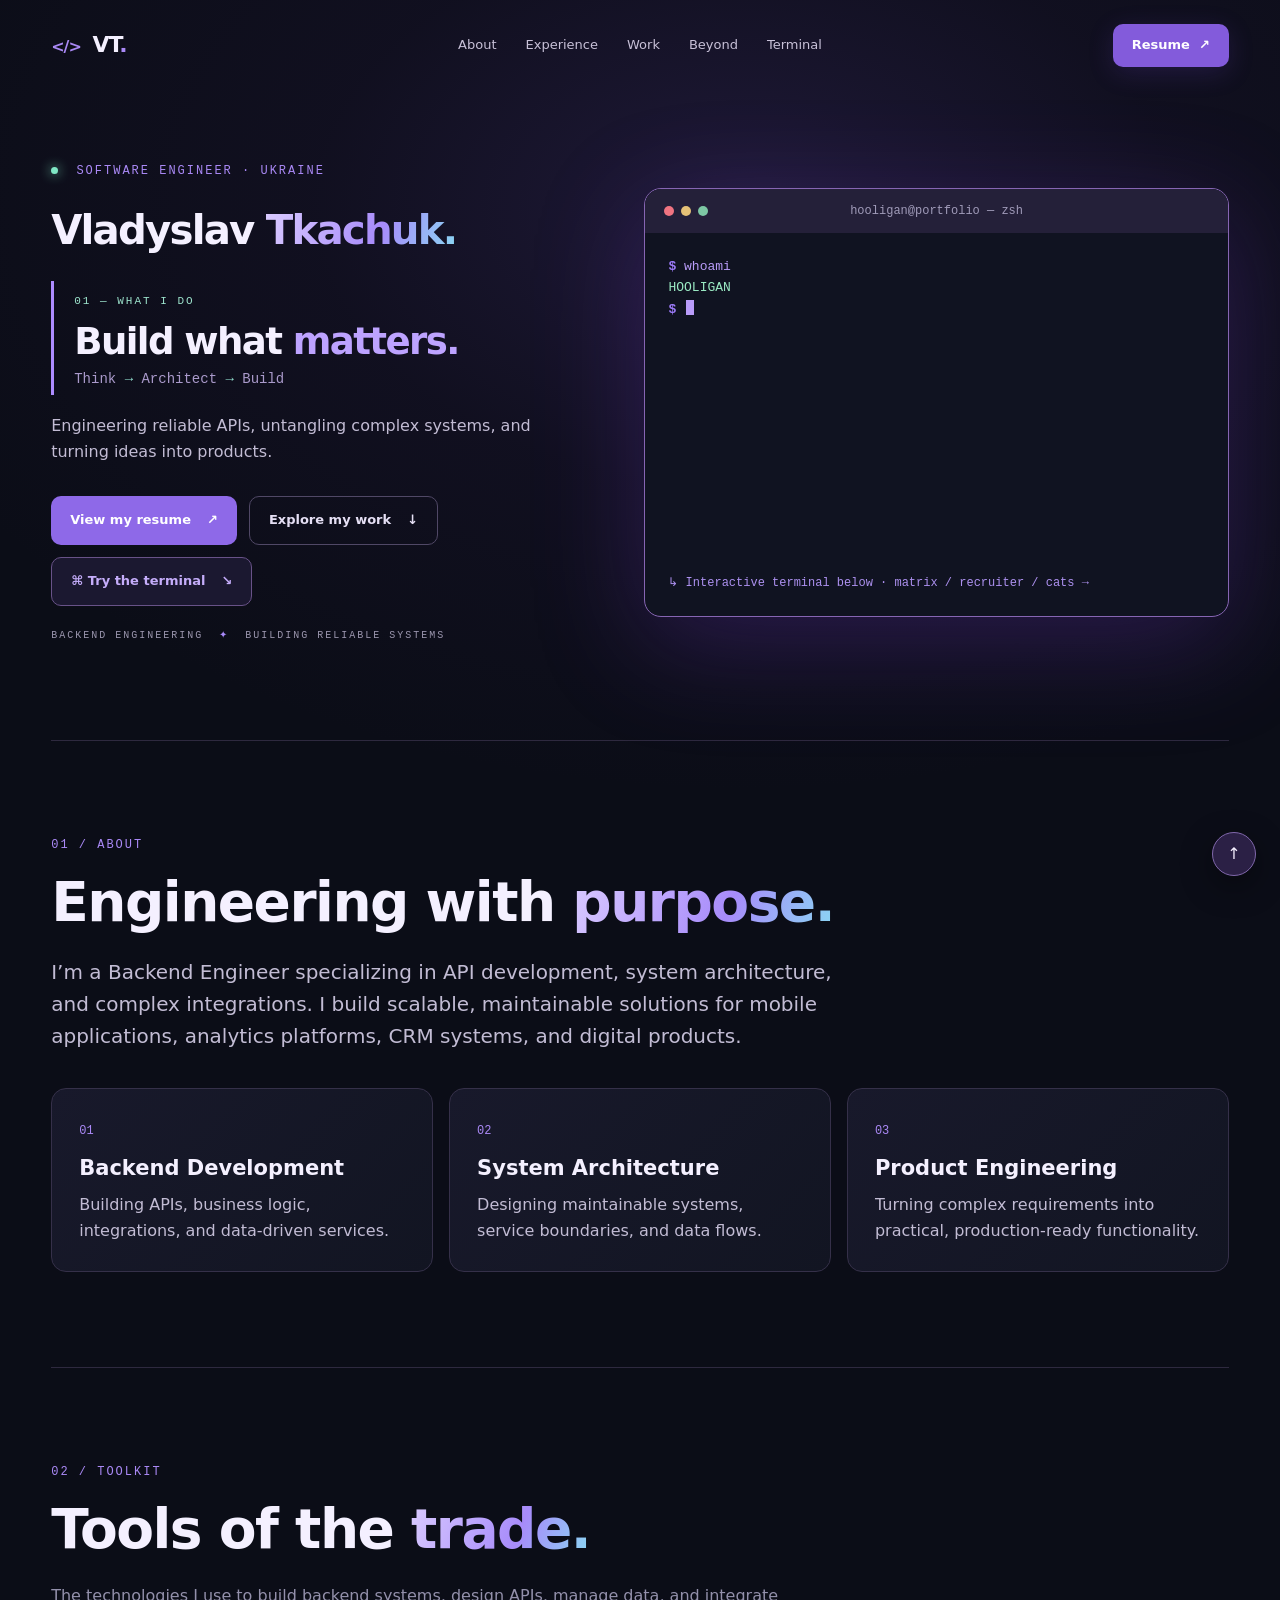
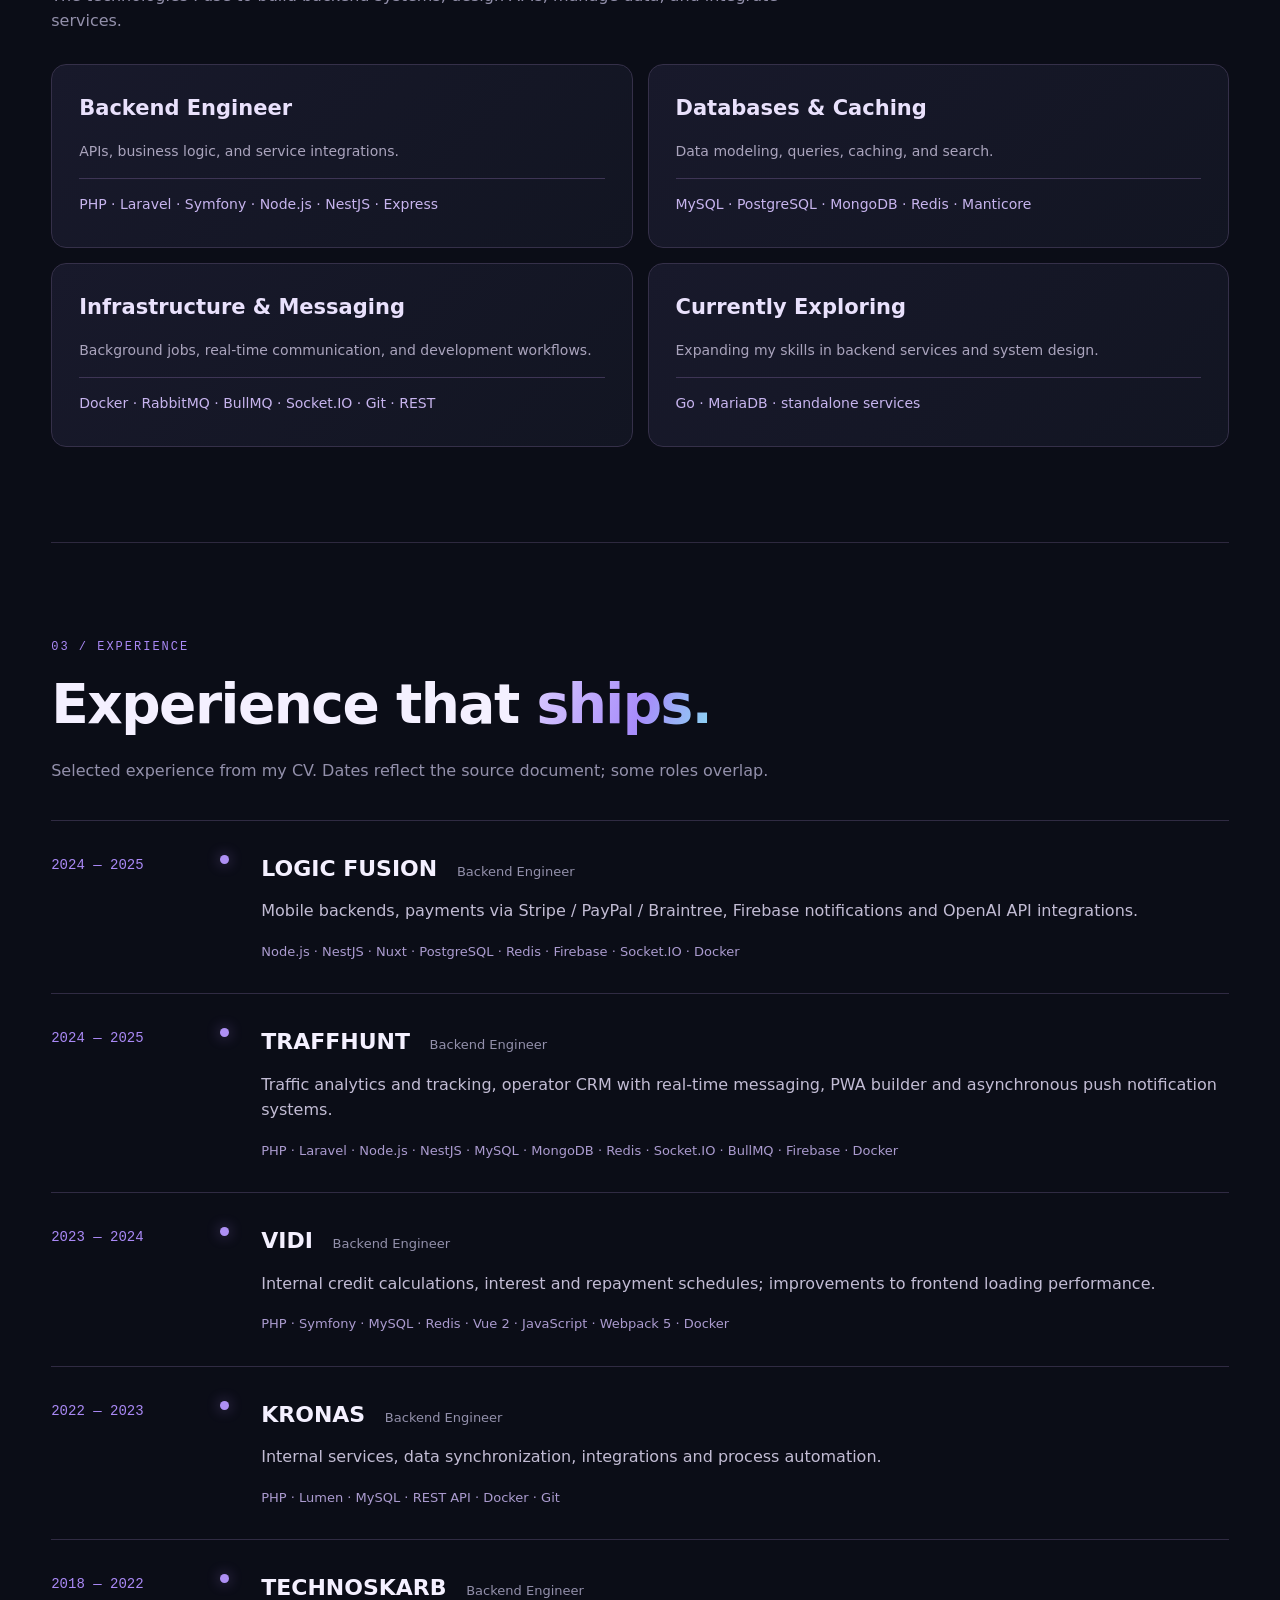
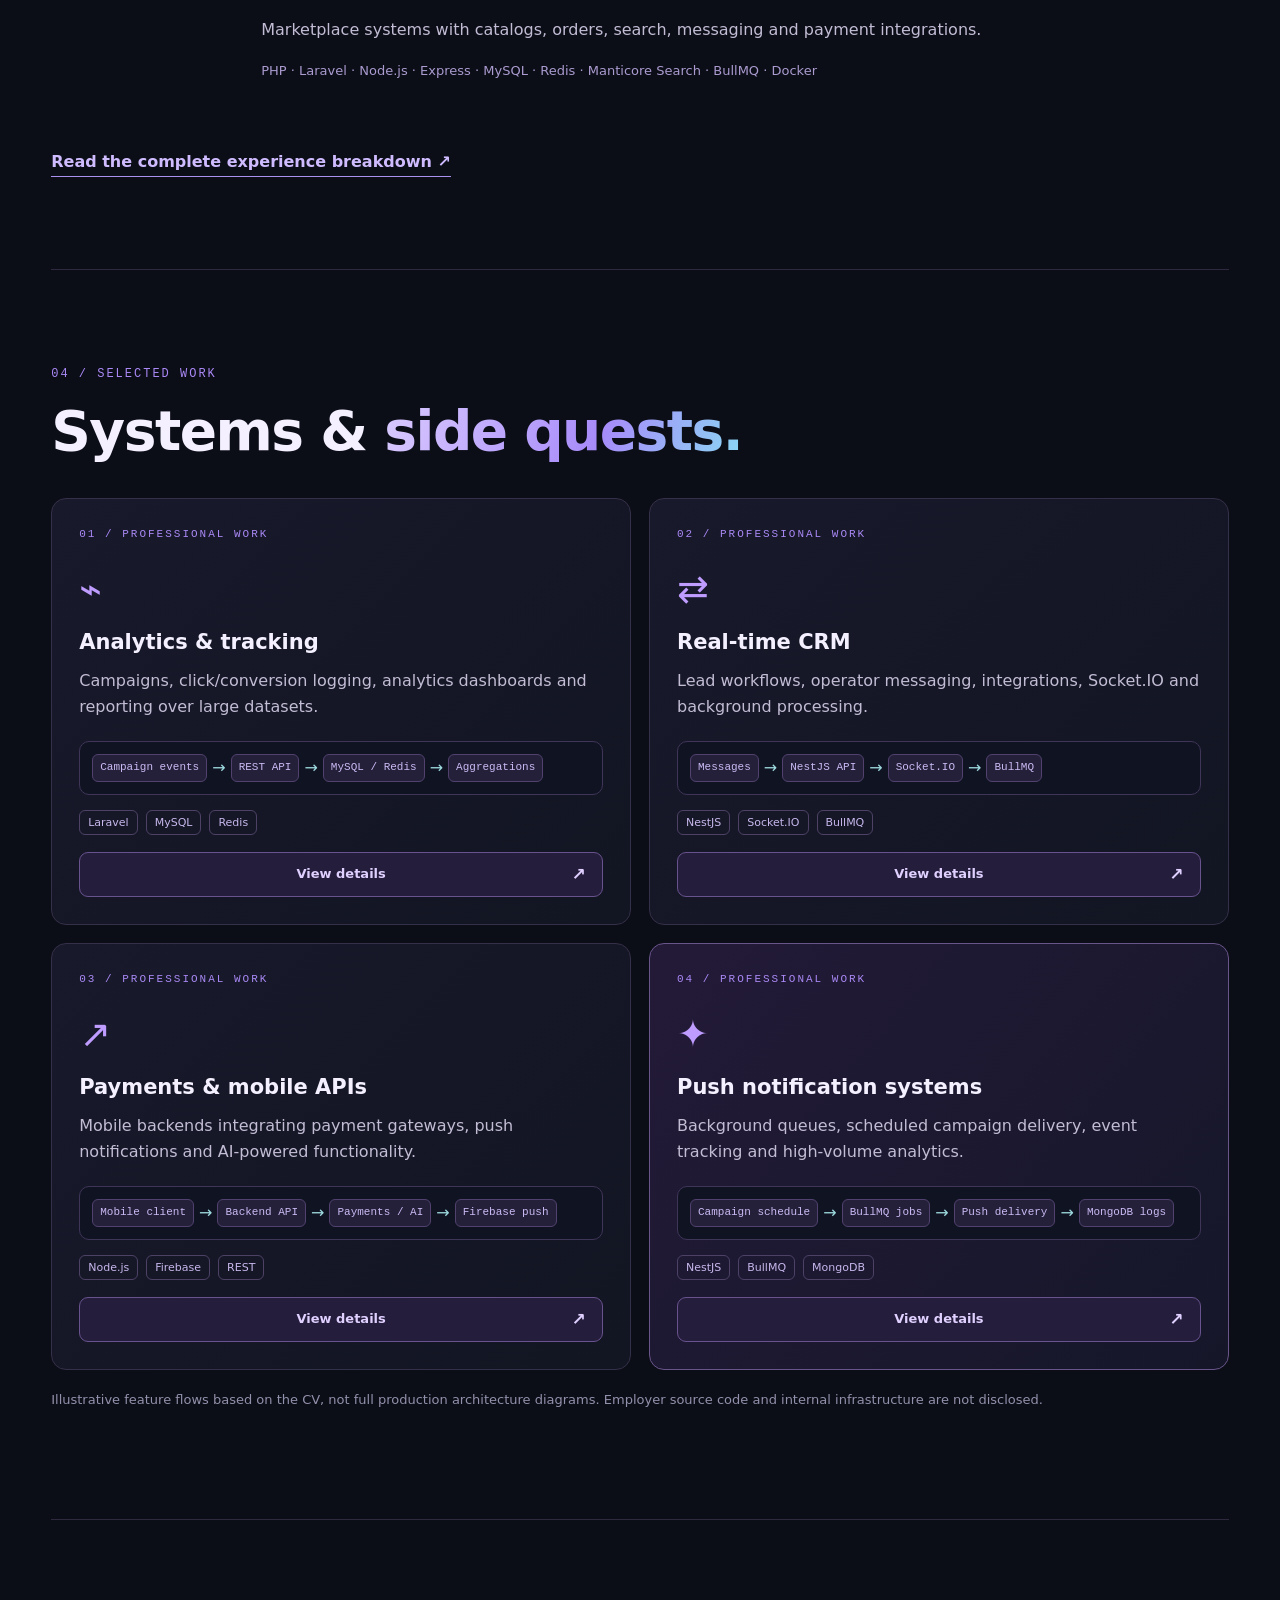
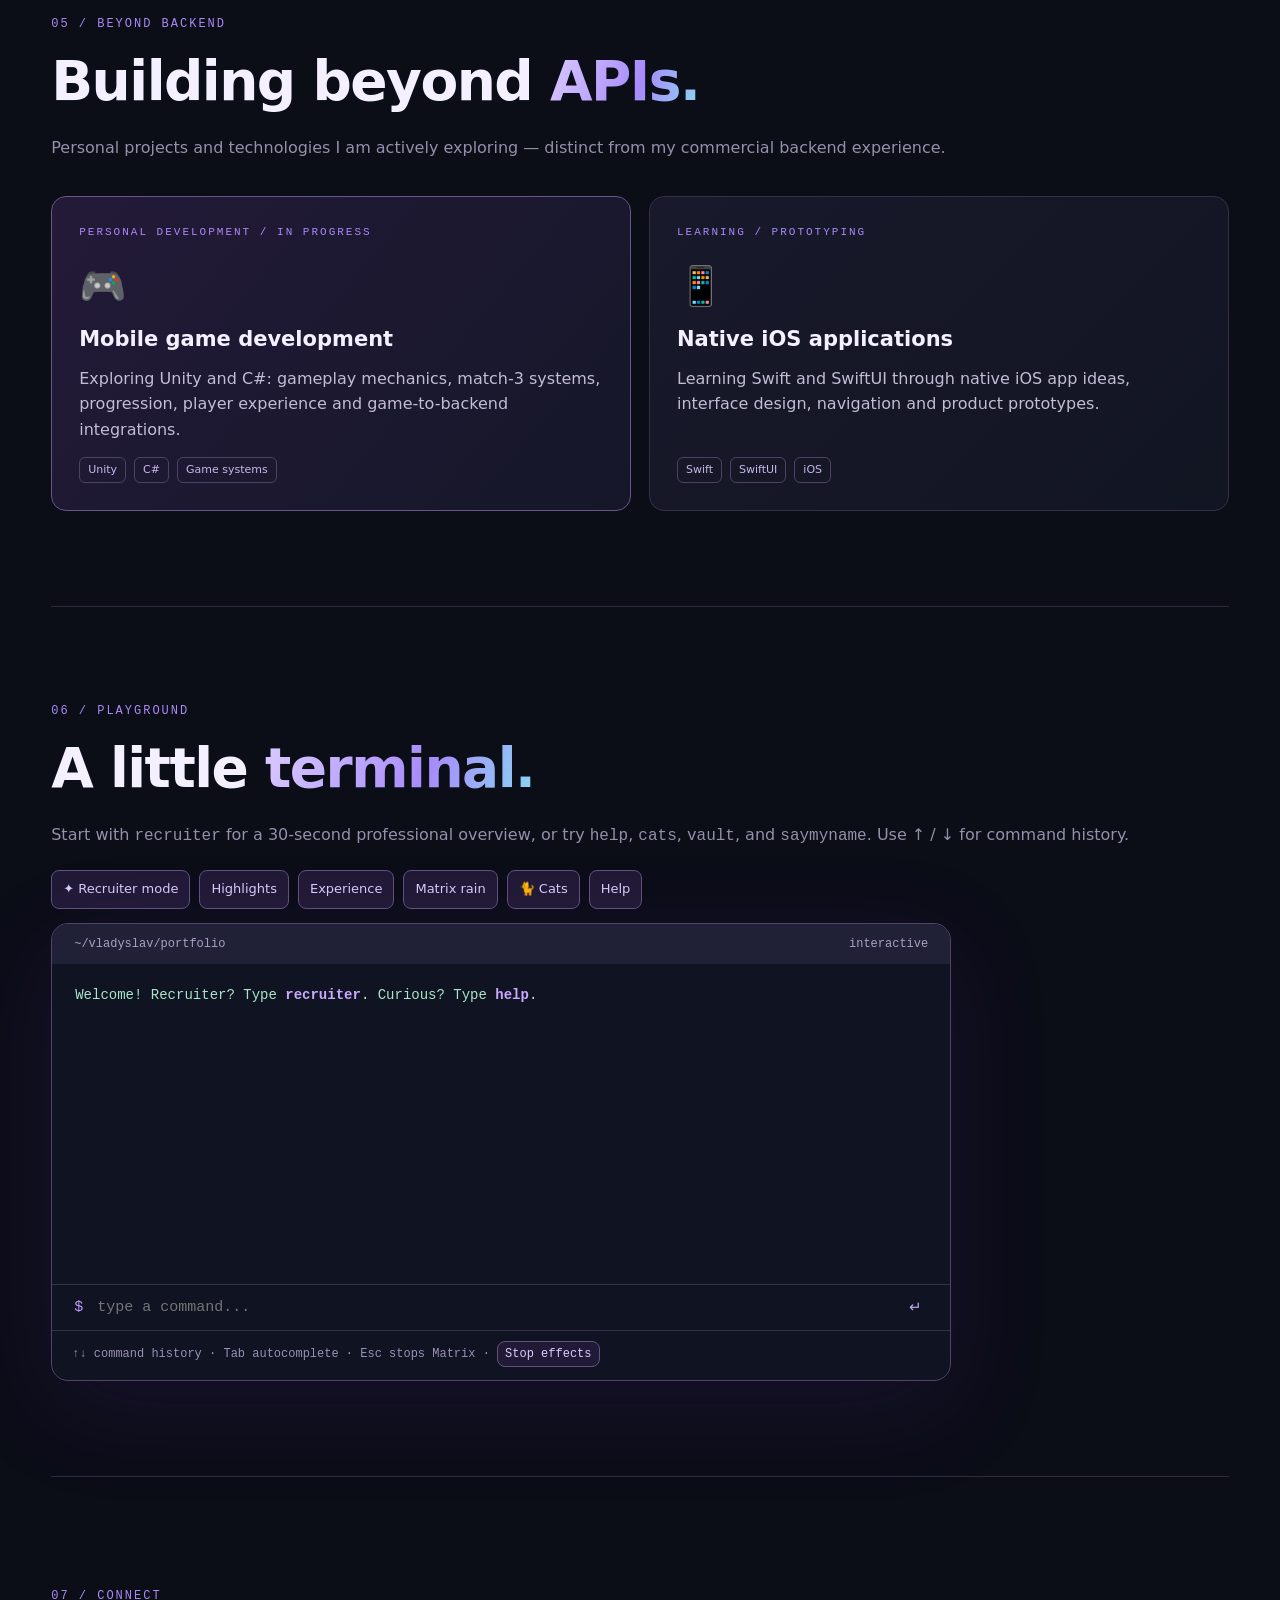
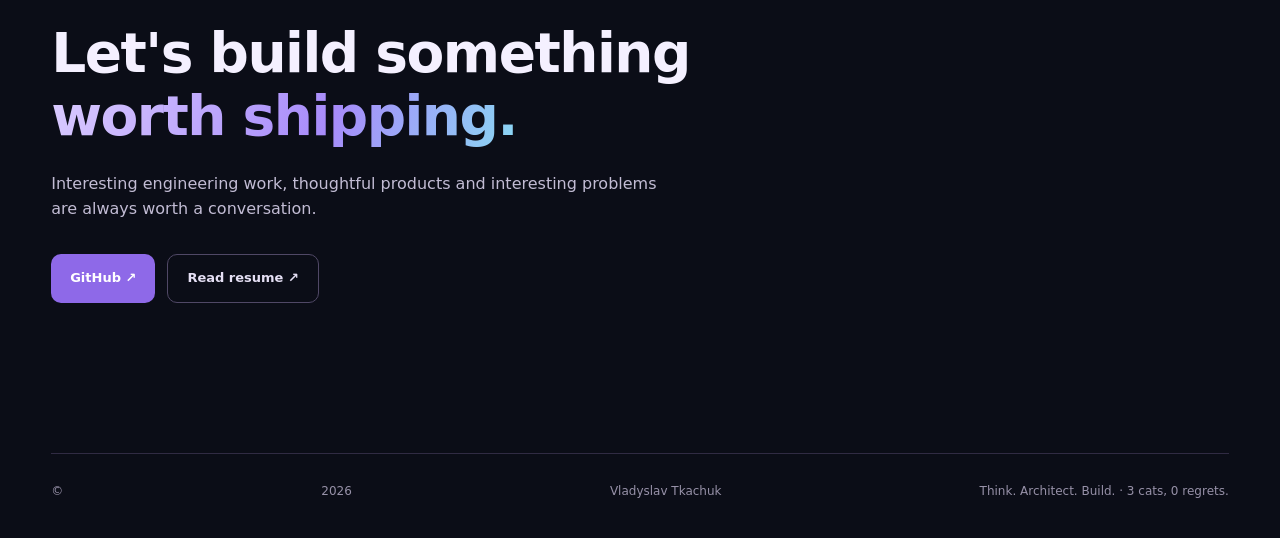
<file: docs/index.html>
<!doctype html>
<html lang="en"><head><meta charset="utf-8"><meta name="viewport" content="width=device-width, initial-scale=1"><meta name="theme-color" content="#0b0d17"><meta name="description" content="Vladyslav Tkachuk — Backend Engineer. PHP, Node.js, APIs, architecture and digital products."><title>Vladyslav Tkachuk — Software Engineer</title><link rel="icon" href="./favicon.svg" type="image/svg+xml"><meta property="og:title" content="Vladyslav Tkachuk — Backend Engineer"><meta property="og:description" content="Backend engineering, real systems and a little terminal magic."><meta property="og:type" content="website"><link rel="stylesheet" href="./style.css?v=20"></head>
<body><div class="ambient"></div><header class="nav shell"><a href="#top" class="brand"><span class="brand-icon">&lt;/&gt;</span> VT<span class="dot">.</span></a><nav aria-label="Main navigation"><a href="#about">About</a><a href="#experience">Experience</a><a href="#projects">Work</a><a href="#beyond">Beyond</a><a href="#terminal">Terminal</a></nav><div class="nav-actions"><a class="nav-resume" href="./resume.html">Resume <span aria-hidden="true">↗</span></a><details class="mobile-menu"><summary aria-label="Open navigation">☰ Menu</summary><div class="mobile-menu-panel"><a href="#about">About</a><a href="#experience">Experience</a><a href="#projects">Work</a><a href="#beyond">Beyond Backend</a><a href="#terminal">Terminal</a></div></details></div></header>
<main id="top" class="shell"><section class="hero"><div class="hero-copy"><div class="eyebrow"><span class="pulse"></span> SOFTWARE ENGINEER · UKRAINE</div><h1 class="hero-name">Vladyslav <span>Tkachuk.</span></h1><div class="hero-statement"><span class="hero-statement-label">01 — WHAT I DO</span><h2>Build what <em>matters.</em></h2><p class="hero-subline">Think <span>→</span> Architect <span>→</span> Build</p></div><p>Engineering reliable APIs, untangling complex systems, and turning ideas into products.</p><div class="hero-actions"><a class="button primary" href="./resume.html">View my resume <span>↗</span></a><a class="button ghost" href="#projects">Explore my work <span>↓</span></a><a class="button terminal-cta" href="#terminal">⌘ Try the terminal <span>↘</span></a></div><div class="micro">BACKEND ENGINEERING <span>✦</span> BUILDING RELIABLE SYSTEMS</div></div>
<div class="terminal-card hero-terminal-v5" aria-label="Animated portfolio terminal"><div class="terminal-bar"><div class="lights"><i></i><i></i><i></i></div><span>hooligan@portfolio — zsh</span></div><div class="terminal-body hero-terminal-body"><div id="hero-terminal-output" class="hero-terminal-output" aria-live="off"><p><b>$</b> whoami</p><div class="mint">HOOLIGAN</div><p><b>$</b> cat skills.txt</p><div>PHP · Laravel · Node.js · NestJS</div><p><b>$</b> cat cats.txt</p><div class="mint">Ванілька · Пончик · Зефірка</div><p><b>$</b> sudo make coffee</p><div>Permission denied. Cats are in charge.</div><p><b>$</b> <i class="cursor"></i></p></div><a class="terminal-hint" href="#terminal">↳ Interactive terminal below · matrix / recruiter / cats →</a></div></div></section>
<section id="about" class="section"><div class="section-meta">01 / ABOUT</div><h2>Engineering with <em>purpose.</em></h2><p class="lead">I’m a Backend Engineer specializing in API development, system architecture, and complex integrations. I build scalable, maintainable solutions for mobile applications, analytics platforms, CRM systems, and digital products.</p><div class="values"><article><span>01</span><h3>Backend Development</h3><p>Building APIs, business logic, integrations, and data-driven services.</p></article><article><span>02</span><h3>System Architecture</h3><p>Designing maintainable systems, service boundaries, and data flows.</p></article><article><span>03</span><h3>Product Engineering</h3><p>Turning complex requirements into practical, production-ready functionality.</p></article></div></section>
<section id="toolkit" class="section"><div class="section-meta">02 / TOOLKIT</div><h2>Tools of the <em>trade.</em></h2><p class="muted toolkit-intro">The technologies I use to build backend systems, design APIs, manage data, and integrate services.</p><div class="skill-groups"><div><h3>Backend Engineer</h3><p class="skill-description">APIs, business logic, and service integrations.</p><p class="skill-stack">PHP · Laravel · Symfony · Node.js · NestJS · Express</p></div><div><h3>Databases &amp; Caching</h3><p class="skill-description">Data modeling, queries, caching, and search.</p><p class="skill-stack">MySQL · PostgreSQL · MongoDB · Redis · Manticore</p></div><div><h3>Infrastructure &amp; Messaging</h3><p class="skill-description">Background jobs, real-time communication, and development workflows.</p><p class="skill-stack">Docker · RabbitMQ · BullMQ · Socket.IO · Git · REST</p></div><div><h3>Currently Exploring</h3><p class="skill-description">Expanding my skills in backend services and system design.</p><p class="skill-stack">Go · MariaDB · standalone services</p></div></div></section>
<section id="experience" class="section"><div class="section-meta">03 / EXPERIENCE</div><h2>Experience that <em>ships.</em></h2><p class="muted">Selected experience from my CV. Dates reflect the source document; some roles overlap.</p><div class="timeline">
<article><time>2024 — 2025</time><div><h3>LOGIC FUSION <small>Backend Engineer</small></h3><p>Mobile backends, payments via Stripe / PayPal / Braintree, Firebase notifications and OpenAI API integrations.</p><span class="chips">Node.js · NestJS · Nuxt · PostgreSQL · Redis · Firebase · Socket.IO · Docker</span></div></article>
<article><time>2024 — 2025</time><div><h3>TRAFFHUNT <small>Backend Engineer</small></h3><p>Traffic analytics and tracking, operator CRM with real-time messaging, PWA builder and asynchronous push notification systems.</p><span class="chips">PHP · Laravel · Node.js · NestJS · MySQL · MongoDB · Redis · Socket.IO · BullMQ · Firebase · Docker</span></div></article>
<article><time>2023 — 2024</time><div><h3>VIDI <small>Backend Engineer</small></h3><p>Internal credit calculations, interest and repayment schedules; improvements to frontend loading performance.</p><span class="chips">PHP · Symfony · MySQL · Redis · Vue 2 · JavaScript · Webpack 5 · Docker</span></div></article>
<article><time>2022 — 2023</time><div><h3>KRONAS <small>Backend Engineer</small></h3><p>Internal services, data synchronization, integrations and process automation.</p><span class="chips">PHP · Lumen · MySQL · REST API · Docker · Git</span></div></article>
<article><time>2018 — 2022</time><div><h3>TECHNOSKARB <small>Backend Engineer</small></h3><p>Marketplace systems with catalogs, orders, search, messaging and payment integrations.</p><span class="chips">PHP · Laravel · Node.js · Express · MySQL · Redis · Manticore Search · BullMQ · Docker</span></div></article></div><a class="text-link" href="./resume.html">Read the complete experience breakdown ↗</a></section>
<section id="projects" class="section"><div class="section-meta">04 / SELECTED WORK</div><h2>Systems &amp; <em>side quests.</em></h2><div class="project-grid"><article><span class="project-index">01 / PROFESSIONAL WORK</span><div class="project-icon">⌁</div><h3>Analytics &amp; tracking</h3><p>Campaigns, click/conversion logging, analytics dashboards and reporting over large datasets.</p><div class="architecture" aria-label="Simplified feature flow"><span>Campaign events</span><i aria-hidden="true">→</i><span>REST API</span><i aria-hidden="true">→</i><span>MySQL / Redis</span><i aria-hidden="true">→</i><span>Aggregations</span></div><div class="tags"><span>Laravel</span><span>MySQL</span><span>Redis</span></div><button type="button" class="project-modal-trigger" aria-haspopup="dialog" aria-label="View details for this project">View details <span aria-hidden="true">↗</span></button><template class="project-detail-template"><h4>Challenge</h4><p>Reporting on campaign, click and conversion data.</p><h4>Engineering</h4><p>Custom aggregations, SQL query and index optimization, role-based access and project data isolation.</p><h4>Outcome</h4><p>Tracking, analytics and reporting functionality.</p></template></article><article><span class="project-index">02 / PROFESSIONAL WORK</span><div class="project-icon">⇄</div><h3>Real-time CRM</h3><p>Lead workflows, operator messaging, integrations, Socket.IO and background processing.</p><div class="architecture" aria-label="Simplified feature flow"><span>Messages</span><i aria-hidden="true">→</i><span>NestJS API</span><i aria-hidden="true">→</i><span>Socket.IO</span><i aria-hidden="true">→</i><span>BullMQ</span></div><div class="tags"><span>NestJS</span><span>Socket.IO</span><span>BullMQ</span></div><button type="button" class="project-modal-trigger" aria-haspopup="dialog" aria-label="View details for this project">View details <span aria-hidden="true">↗</span></button><template class="project-detail-template"><h4>Challenge</h4><p>Operator-client communication with lead activity tracking.</p><h4>Engineering</h4><p>REST APIs, messaging integrations, Socket.IO real-time updates, background jobs and process clustering.</p><h4>Outcome</h4><p>Lead workflows, conversation history and operator messaging.</p></template></article><article><span class="project-index">03 / PROFESSIONAL WORK</span><div class="project-icon">↗</div><h3>Payments &amp; mobile APIs</h3><p>Mobile backends integrating payment gateways, push notifications and AI-powered functionality.</p><div class="architecture" aria-label="Simplified feature flow"><span>Mobile client</span><i aria-hidden="true">→</i><span>Backend API</span><i aria-hidden="true">→</i><span>Payments / AI</span><i aria-hidden="true">→</i><span>Firebase push</span></div><div class="tags"><span>Node.js</span><span>Firebase</span><span>REST</span></div><button type="button" class="project-modal-trigger" aria-haspopup="dialog" aria-label="View details for this project">View details <span aria-hidden="true">↗</span></button><template class="project-detail-template"><h4>Challenge</h4><p>Connecting mobile application backends with external services.</p><h4>Engineering</h4><p>Backend APIs and integrations with Stripe, PayPal, Braintree, Firebase notifications and OpenAI API.</p><h4>Outcome</h4><p>Mobile API functionality and external service integrations.</p></template></article><article class="featured"><span class="project-index">04 / PROFESSIONAL WORK</span><div class="project-icon">✦</div><h3>Push notification systems</h3><p>Background queues, scheduled campaign delivery, event tracking and high-volume analytics.</p><div class="architecture" aria-label="Simplified feature flow"><span>Campaign schedule</span><i aria-hidden="true">→</i><span>BullMQ jobs</span><i aria-hidden="true">→</i><span>Push delivery</span><i aria-hidden="true">→</i><span>MongoDB logs</span></div><div class="tags"><span>NestJS</span><span>BullMQ</span><span>MongoDB</span></div><button type="button" class="project-modal-trigger" aria-haspopup="dialog" aria-label="View details for this project">View details <span aria-hidden="true">↗</span></button><template class="project-detail-template"><h4>Challenge</h4><p>Scheduling and delivering push campaigns with event tracking.</p><h4>Engineering</h4><p>Asynchronous BullMQ jobs, MySQL business records and MongoDB event logging.</p><h4>Outcome</h4><p>Push delivery scheduling and campaign analytics.</p></template></article></div><dialog id="project-modal" class="project-modal" aria-labelledby="project-modal-title"><div class="project-modal-shell"><header class="project-modal-header"><span class="project-modal-eyebrow">PROJECT / ENGINEERING DETAILS</span><button type="button" class="project-modal-close" aria-label="Close project details"><span aria-hidden="true"></span></button></header><h3 id="project-modal-title"></h3><div id="project-modal-content" class="project-modal-content"></div></div></dialog><p class="footnote">Illustrative feature flows based on the CV, not full production architecture diagrams. Employer source code and internal infrastructure are not disclosed.</p></section>
<section id="beyond" class="section"><div class="section-meta">05 / BEYOND BACKEND</div><h2>Building beyond <em>APIs.</em></h2><p class="muted">Personal projects and technologies I am actively exploring — distinct from my commercial backend experience.</p><div class="project-grid"><article class="featured"><span class="project-index">PERSONAL DEVELOPMENT / IN PROGRESS</span><div class="project-icon">🎮</div><h3>Mobile game development</h3><p>Exploring Unity and C#: gameplay mechanics, match-3 systems, progression, player experience and game-to-backend integrations.</p><div class="tags"><span>Unity</span><span>C#</span><span>Game systems</span></div></article><article><span class="project-index">LEARNING / PROTOTYPING</span><div class="project-icon">📱</div><h3>Native iOS applications</h3><p>Learning Swift and SwiftUI through native iOS app ideas, interface design, navigation and product prototypes.</p><div class="tags"><span>Swift</span><span>SwiftUI</span><span>iOS</span></div></article></div></section>
<section id="terminal" class="section"><div class="section-meta">06 / PLAYGROUND</div><h2>A little <em>terminal.</em></h2><p class="muted">Start with <code>recruiter</code> for a 30-second professional overview, or try <code>help</code>, <code>cats</code>, <code>vault</code>, and <code>saymyname</code>. Use ↑ / ↓ for command history.</p><div class="quick-commands" aria-label="Quick terminal commands"><button type="button" data-command="recruiter">✦ Recruiter mode</button><button type="button" data-command="highlights">Highlights</button><button type="button" data-command="experience">Experience</button><button type="button" data-command="matrix">Matrix rain</button><button type="button" data-command="cats">🐈 Cats</button><button type="button" data-command="help">Help</button></div><div class="console"><div class="console-head"><span>~/vladyslav/portfolio</span><span>interactive</span></div><div id="console-log" class="console-log" aria-live="polite"><p>Welcome! Recruiter? Type <strong>recruiter</strong>. Curious? Type <strong>help</strong>.</p></div><form id="console-form" autocomplete="off"><label for="command">$</label><input id="command" spellcheck="false" autocomplete="off" aria-label="Terminal command" placeholder="type a command..."><button type="submit">↵</button></form><div class="console-tips">↑↓ command history · Tab autocomplete · Esc stops Matrix · <button type="button" id="stop-matrix">Stop effects</button></div></div></section>
<section class="end"><div class="section-meta">07 / CONNECT</div><h2>Let's build something<br><em>worth shipping.</em></h2><p>Interesting engineering work, thoughtful products and interesting problems are always worth a conversation.</p><div class="hero-actions"><a class="button primary" href="https://github.com/w1adko" rel="noopener">GitHub ↗</a><a class="button ghost" href="./resume.html">Read resume ↗</a></div></section></main>
<a class="back-top" href="#top" aria-label="Back to top">↑</a><footer class="shell">© <span id="year">2026</span> Vladyslav Tkachuk <span>Think. Architect. Build. · 3 cats, 0 regrets.</span></footer>
<script src="./script.js?v=2"></script><script src="./enhancements.js?v=2"></script><script src="./project-modal.js?v=1" defer></script><script src="./hero-terminal.js?v=2" defer></script></body></html>
</file>
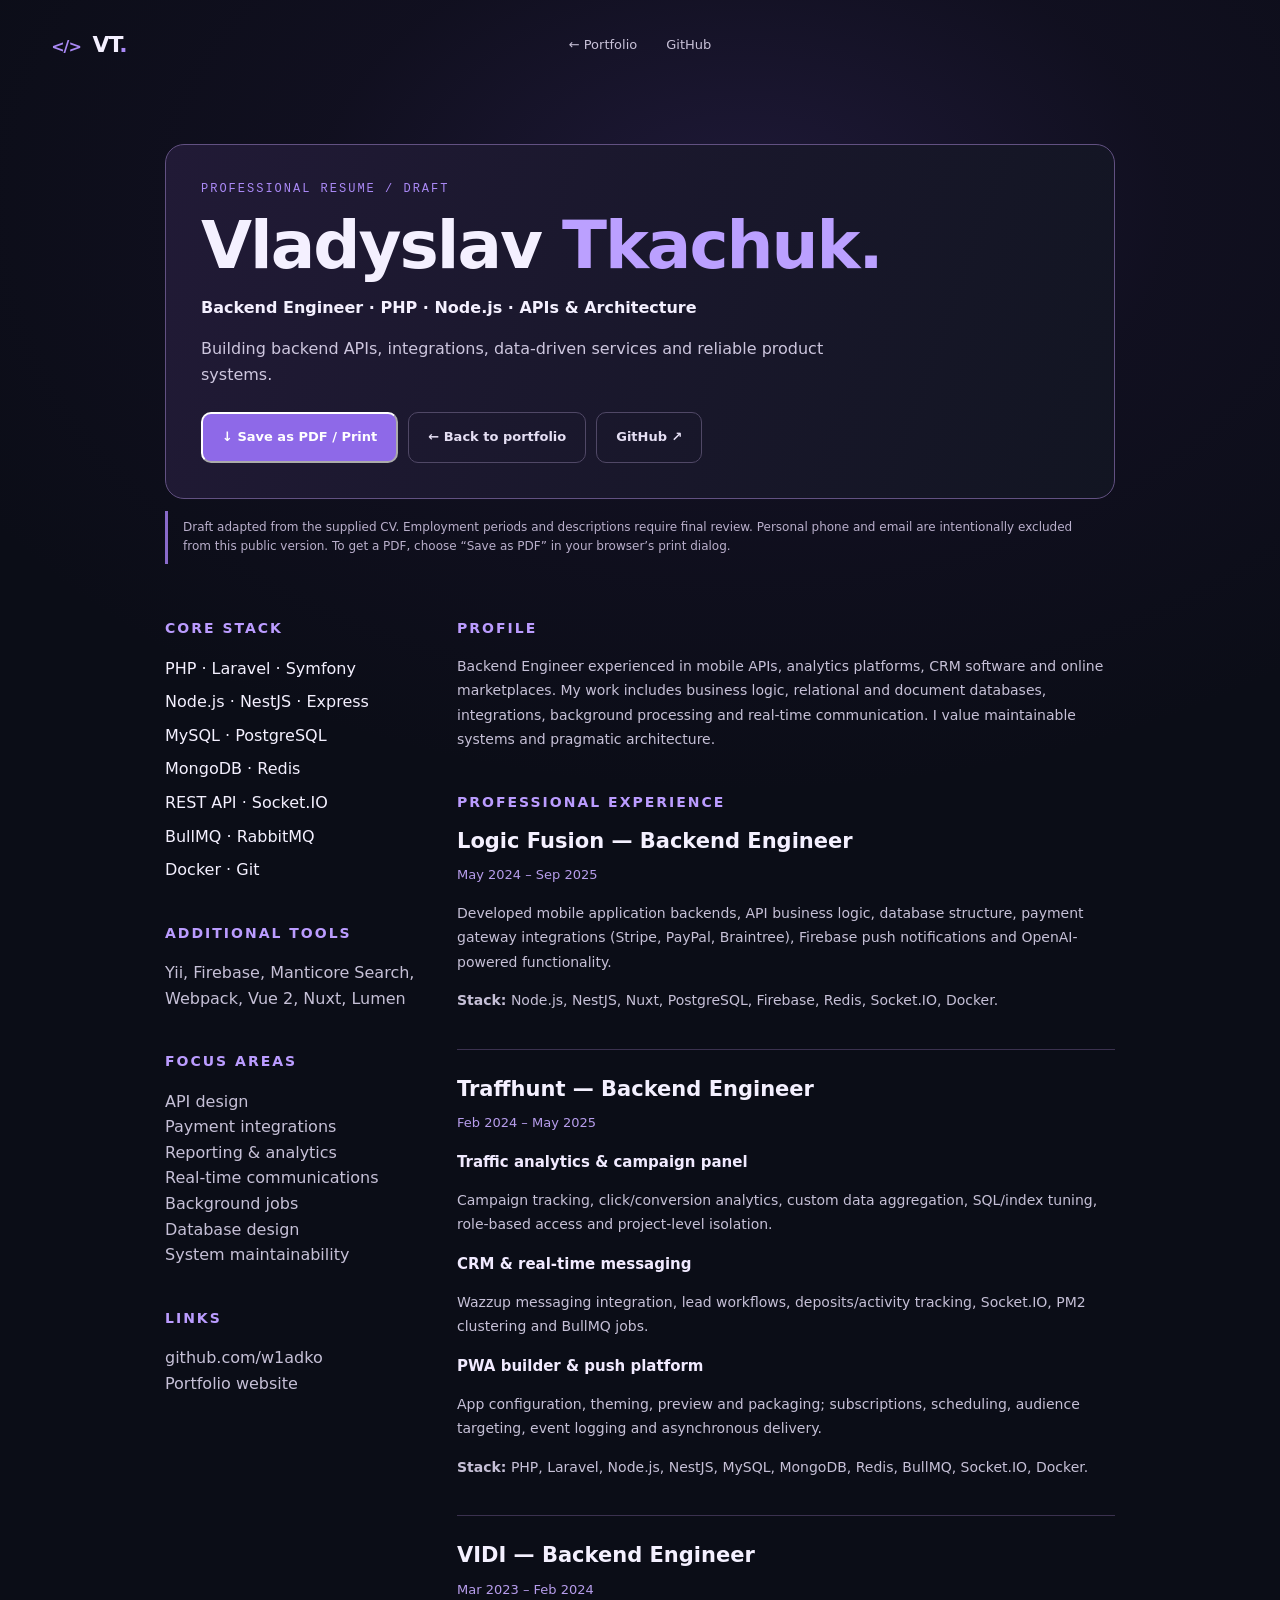
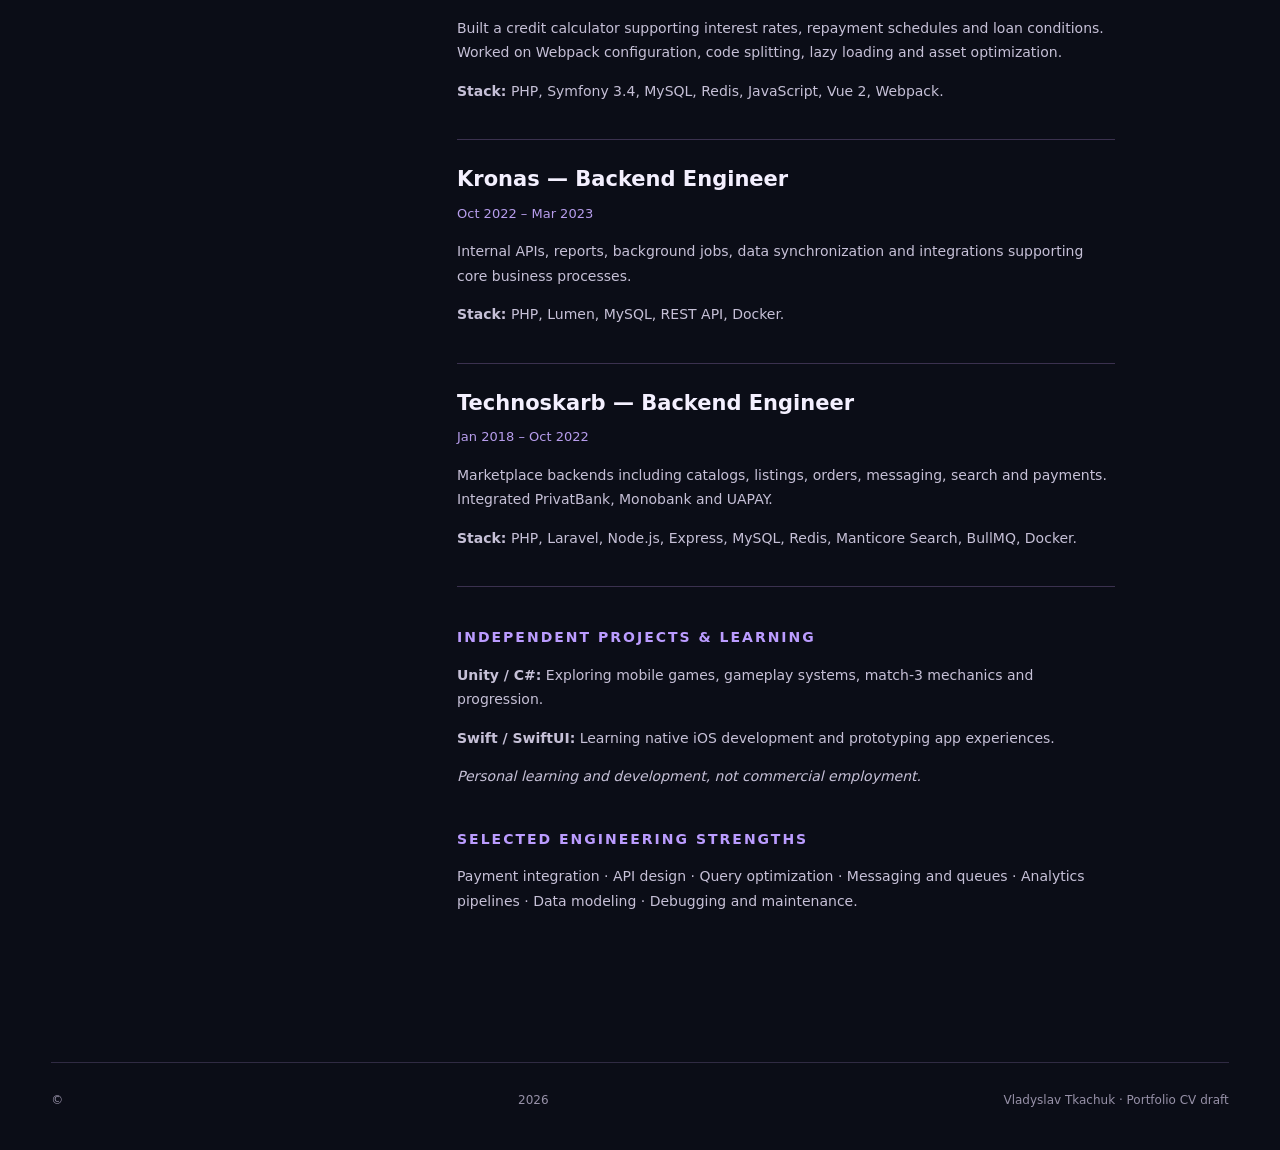
<file: docs/resume.html>
<!doctype html><html lang="en"><head><meta charset="utf-8"><meta name="viewport" content="width=device-width, initial-scale=1"><meta name="description" content="Vladyslav Tkachuk — Backend Engineer professional resume"><title>Resume — Vladyslav Tkachuk</title><link rel="icon" type="image/svg+xml" href="./favicon.svg"><link rel="stylesheet" href="./style.css?v=2"><style>
.resume-wrap{max-width:950px;margin:54px auto 110px}.resume-head{border:1px solid #625182;border-radius:19px;padding:35px;background:linear-gradient(110deg,#211a36,#121522)}.resume-head h1{font-size:clamp(36px,6vw,66px);letter-spacing:-2px;line-height:1.1;margin:12px 0}.resume-head h1 span{color:#bba0ff}.resume-head p{color:#cdc6de;max-width:670px}.resume-actions{display:flex;gap:10px;flex-wrap:wrap;margin-top:25px}.resume-main{display:grid;grid-template-columns:250px 1fr;gap:42px;margin-top:42px}.resume-side section,.resume-content section{margin-bottom:39px}.resume-side h2,.resume-content h2{font-size:14px;color:#bb9cff;text-transform:uppercase;letter-spacing:2px}.resume-side p,.resume-content p,.resume-content li{color:#c6c0d7}.resume-side ul,.resume-content ul{padding-left:18px}.resume-content article{padding:0 0 22px;margin:0 0 23px;border-bottom:1px solid #3b314f}.resume-content h3{font-size:21px;margin:0 0 3px}.resume-content time{color:#b79dec;font-size:13px}.resume-content h4{font-size:15px;color:#f1eaff;margin:15px 0 6px}.resume-content p,.resume-content li{font-size:14px;line-height:1.75}.resume-note{border-left:3px solid #896aca;padding:7px 15px;color:#b9afcb!important;font-size:12px!important}.skills-list{list-style:none;padding:0!important}.skills-list li{margin-bottom:8px}.print-only{display:none}@media(max-width:720px){.resume-main{grid-template-columns:1fr;gap:4px}.resume-wrap{margin:25px auto 60px}.resume-head{padding:22px}}@media print{*{box-shadow:none!important}body{color:#111;background:white;font-size:10pt}.ambient,.nav,.resume-actions,.footer-note,footer{display:none!important}.shell,.resume-wrap{max-width:none;width:100%;margin:0}.resume-head{border:0;border-bottom:2px solid #999;border-radius:0;padding:0 0 15px;background:white;color:#111}.resume-head h1{font-size:29pt}.resume-head h1 span,.resume-side h2,.resume-content h2{color:#47348d}.resume-head p,.resume-side p,.resume-content p,.resume-content li,.resume-note{color:#222!important}.resume-main{grid-template-columns:180px 1fr;gap:26px;margin-top:24px}.resume-content article{break-inside:avoid;margin-bottom:13px;padding-bottom:10px}.resume-content section,.resume-side section{margin-bottom:17px}.resume-content h3{font-size:14pt}.resume-content time{color:#555}.resume-content p,.resume-content li{font-size:9pt;line-height:1.45}.resume-note{font-size:8pt!important}.print-only{display:block;color:#666;font-size:9pt}@page{size:A4;margin:15mm}}
</style></head><body><div class="ambient"></div><header class="nav shell"><a class="brand" href="./index.html"><span class="brand-icon">&lt;/&gt;</span> VT<span class="dot">.</span></a><nav><a href="./index.html">← Portfolio</a><a href="https://github.com/w1adko">GitHub</a></nav></header><main class="shell"><div class="resume-wrap"><div class="resume-head"><div class="section-meta">PROFESSIONAL RESUME / DRAFT</div><h1>Vladyslav <span>Tkachuk.</span></h1><strong>Backend Engineer · PHP · Node.js · APIs &amp; Architecture</strong><p>Building backend APIs, integrations, data-driven services and reliable product systems.</p><div class="resume-actions"><button class="button primary" type="button" onclick="window.print()">↓ Save as PDF / Print</button><a class="button ghost" href="./index.html">← Back to portfolio</a><a class="button ghost" href="https://github.com/w1adko" target="_blank" rel="noopener">GitHub ↗</a></div></div><p class="resume-note">Draft adapted from the supplied CV. Employment periods and descriptions require final review. Personal phone and email are intentionally excluded from this public version. To get a PDF, choose “Save as PDF” in your browser’s print dialog.</p><div class="resume-main"><aside class="resume-side"><section><h2>Core stack</h2><ul class="skills-list"><li>PHP · Laravel · Symfony</li><li>Node.js · NestJS · Express</li><li>MySQL · PostgreSQL</li><li>MongoDB · Redis</li><li>REST API · Socket.IO</li><li>BullMQ · RabbitMQ</li><li>Docker · Git</li></ul></section><section><h2>Additional tools</h2><p>Yii, Firebase, Manticore Search, Webpack, Vue 2, Nuxt, Lumen</p></section><section><h2>Focus areas</h2><p>API design<br>Payment integrations<br>Reporting &amp; analytics<br>Real-time communications<br>Background jobs<br>Database design<br>System maintainability</p></section><section><h2>Links</h2><p><a href="https://github.com/w1adko">github.com/w1adko</a><br><a href="./index.html">Portfolio website</a></p></section></aside><div class="resume-content"><section><h2>Profile</h2><p>Backend Engineer experienced in mobile APIs, analytics platforms, CRM software and online marketplaces. My work includes business logic, relational and document databases, integrations, background processing and real-time communication. I value maintainable systems and pragmatic architecture.</p></section><section><h2>Professional experience</h2><article><h3>Logic Fusion — Backend Engineer</h3><time>May 2024 – Sep 2025</time><p>Developed mobile application backends, API business logic, database structure, payment gateway integrations (Stripe, PayPal, Braintree), Firebase push notifications and OpenAI-powered functionality.</p><p><strong>Stack:</strong> Node.js, NestJS, Nuxt, PostgreSQL, Firebase, Redis, Socket.IO, Docker.</p></article><article><h3>Traffhunt — Backend Engineer</h3><time>Feb 2024 – May 2025</time><h4>Traffic analytics &amp; campaign panel</h4><p>Campaign tracking, click/conversion analytics, custom data aggregation, SQL/index tuning, role-based access and project-level isolation.</p><h4>CRM &amp; real-time messaging</h4><p>Wazzup messaging integration, lead workflows, deposits/activity tracking, Socket.IO, PM2 clustering and BullMQ jobs.</p><h4>PWA builder &amp; push platform</h4><p>App configuration, theming, preview and packaging; subscriptions, scheduling, audience targeting, event logging and asynchronous delivery.</p><p><strong>Stack:</strong> PHP, Laravel, Node.js, NestJS, MySQL, MongoDB, Redis, BullMQ, Socket.IO, Docker.</p></article><article><h3>VIDI — Backend Engineer</h3><time>Mar 2023 – Feb 2024</time><p>Built a credit calculator supporting interest rates, repayment schedules and loan conditions. Worked on Webpack configuration, code splitting, lazy loading and asset optimization.</p><p><strong>Stack:</strong> PHP, Symfony 3.4, MySQL, Redis, JavaScript, Vue 2, Webpack.</p></article><article><h3>Kronas — Backend Engineer</h3><time>Oct 2022 – Mar 2023</time><p>Internal APIs, reports, background jobs, data synchronization and integrations supporting core business processes.</p><p><strong>Stack:</strong> PHP, Lumen, MySQL, REST API, Docker.</p></article><article><h3>Technoskarb — Backend Engineer</h3><time>Jan 2018 – Oct 2022</time><p>Marketplace backends including catalogs, listings, orders, messaging, search and payments. Integrated PrivatBank, Monobank and UAPAY.</p><p><strong>Stack:</strong> PHP, Laravel, Node.js, Express, MySQL, Redis, Manticore Search, BullMQ, Docker.</p></article></section><section><h2>Independent projects &amp; learning</h2><p><strong>Unity / C#:</strong> Exploring mobile games, gameplay systems, match-3 mechanics and progression.</p><p><strong>Swift / SwiftUI:</strong> Learning native iOS development and prototyping app experiences.</p><p><em>Personal learning and development, not commercial employment.</em></p></section><section><h2>Selected engineering strengths</h2><p>Payment integration · API design · Query optimization · Messaging and queues · Analytics pipelines · Data modeling · Debugging and maintenance.</p></section><p class="print-only">Think. Architect. Build. · github.com/w1adko</p></div></div></div></main><footer class="shell footer-note">© <span id="year">2026</span> Vladyslav Tkachuk · Portfolio CV draft</footer><script>document.querySelector('#year').textContent=new Date().getFullYear();</script></body></html>
</file>
<file: docs/style.css>
:root{color-scheme:dark;--bg:#0b0d17;--card:#151728;--stroke:#353049;--text:#f4f0ff;--soft:#c2bcd4;--muted:#9390ab;--purple:#aa89f6;--cyan:#8ad7f3}*{box-sizing:border-box}html{scroll-behavior:smooth}body{margin:0;background:var(--bg);color:var(--text);font:16px/1.6 Inter,ui-sans-serif,system-ui,-apple-system,Segoe UI,Arial,sans-serif}a{color:inherit;text-decoration:none}button,input{font:inherit}.ambient{position:absolute;pointer-events:none;z-index:-1;inset:0 0 auto;width:100%;height:900px;background:radial-gradient(ellipse 70% 65% at 58% 23%,#6041a53b 0%,#38215b20 48%,transparent 100%)}.shell{width:min(1120px,calc(100% - 48px));margin:auto}.nav{height:90px;display:flex;justify-content:space-between;align-items:center}.brand{font-size:22px;font-weight:800;letter-spacing:-1px}.brand-icon,.dot{color:var(--purple)}.brand-icon{font-size:16px;margin-right:5px}.nav nav{display:flex;gap:28px;align-items:center}.nav nav a{font-size:13px;color:#c2bed1}.nav nav a:hover{color:white}.nav-button{border:1px solid #665587;padding:9px 16px;border-radius:9px}.hero{min-height:620px;display:grid;grid-template-columns:1fr 1fr;gap:52px;align-items:center;padding:65px 0 90px}.eyebrow,.section-meta,.project-index,.micro{letter-spacing:2px;color:var(--purple);font:12px/1.5 ui-monospace,Consolas,monospace}.pulse{display:inline-block;width:7px;height:7px;border-radius:50%;background:#80e8c5;box-shadow:0 0 12px #80e8c5;margin-right:9px}.hero h1{font-size:clamp(58px,7vw,90px);line-height:1.02;letter-spacing:-5px;margin:28px 0 20px}.hero h1 span,.section h2 em,.end h2 em{font-style:normal;background:linear-gradient(110deg,#dacbff,#a78bfa 60%,#8ad7f3);background-clip:text;-webkit-background-clip:text;color:transparent}.hero h2{font-size:25px;margin:0 0 20px}.hero p{max-width:490px;color:var(--soft);font-size:17px}.hero-actions{display:flex;gap:12px;flex-wrap:wrap;margin-top:32px}.button{padding:13px 19px;border-radius:10px;font-weight:700;font-size:13px;display:inline-flex;gap:16px;align-items:center;transition:.2s}.button:hover{transform:translateY(-2px)}.primary{background:#8e69e8;color:#fff}.ghost{border:1px solid #504866;color:#e5dff4}.micro{font-size:10px;color:#9b96ae;margin-top:37px}.micro span{padding:0 8px;color:#a98afa}.terminal-card,.console{background:#101321;border:1px solid #524269;border-radius:17px;box-shadow:0 26px 100px #5e30a326;overflow:hidden}.terminal-bar{height:44px;background:#1b1d31;display:flex;align-items:center;justify-content:center;position:relative;font:12px Consolas,monospace;color:#a09bb9}.lights{position:absolute;left:19px;display:flex;gap:7px}.lights i{width:10px;height:10px;border-radius:50%;background:#f07481}.lights i:nth-child(2){background:#e5c177}.lights i:nth-child(3){background:#7dc7a4}.terminal-body{padding:25px;font:14px/1.65 Consolas,ui-monospace,monospace}.terminal-body p{margin:12px 0 1px;color:#b99cf9}.terminal-body p:first-child{margin-top:0}.terminal-body b{color:#9d7bfa}.terminal-body div{color:#cdd2e6}.terminal-body .mint{color:#9bebc4}.cursor{display:inline-block;width:8px;height:15px;background:#b99cf9;vertical-align:middle;animation:blink 1s steps(2) infinite}@keyframes blink{to{opacity:0}}.section{border-top:1px solid #2e293f;padding:98px 0 105px;scroll-margin-top:35px}.section h2,.end h2{font-size:clamp(34px,5vw,55px);line-height:1.15;letter-spacing:-1.5px;margin:17px 0 22px}.lead{color:var(--soft);max-width:820px;font-size:20px}.values{display:grid;grid-template-columns:repeat(3,1fr);gap:16px;margin-top:36px}.values article,.skill-groups>div,.project-grid article{border:1px solid var(--stroke);background:linear-gradient(135deg,#18192b,#121522);padding:27px;border-radius:15px}.values article span{color:var(--purple);font:12px Consolas,monospace}.values h3,.skill-groups h3,.project-grid h3{margin:10px 0 7px;font-size:21px}.values p,.project-grid p{color:var(--soft);margin:0}.skill-groups{display:grid;grid-template-columns:repeat(2,1fr);gap:15px;margin-top:30px}.skill-groups h3{color:#e9e1fc}.skill-groups p{margin:3px 0;color:var(--soft)}.muted,.footnote{color:var(--muted)}.timeline{margin:36px 0}.timeline article{display:grid;grid-template-columns:185px 1fr;gap:25px;border-top:1px solid #302b43;padding:30px 0}.timeline time{color:var(--purple);font:14px Consolas,monospace;padding-top:6px}.timeline h3{margin:0 0 12px;font-size:22px}.timeline h3 small{font-size:13px;color:var(--muted);font-weight:500;margin-left:12px}.timeline p{color:var(--soft);margin:0 0 14px}.chips{color:#ab9bcf;font-size:13px}.text-link{color:#cfbbff;border-bottom:1px solid #ab90ef;padding-bottom:5px;font-weight:700}.project-grid{display:grid;grid-template-columns:repeat(2,1fr);gap:18px;margin-top:35px}.project-grid article{min-height:300px;display:flex;flex-direction:column}.project-index{font-size:11px}.project-icon{color:#bf9cff;font-size:38px;margin:16px 0 0}.project-grid h3{margin:6px 0 9px}.project-grid .featured{background:linear-gradient(130deg,#231a38,#151729);border-color:#6a558b}.tags{display:flex;gap:8px;flex-wrap:wrap;margin-top:auto;padding-top:24px}.tags span{border:1px solid #4d4266;color:#c7b7ec;border-radius:6px;padding:3px 8px;font-size:11px}.footnote{font-size:13px;margin-top:20px}.console{max-width:800px}.console-head{background:#202036;padding:13px 22px;display:flex;justify-content:space-between;color:#a9a0c5;font:12px Consolas,monospace}.console-log{height:240px;overflow:auto;padding:20px 23px;font:14px/1.6 Consolas,monospace;color:#a9e5c7;white-space:pre-wrap}.console-log p{margin:0 0 5px}.console-log strong{color:#c8a9ff}#console-form{display:flex;gap:12px;align-items:center;border-top:1px solid #36304b;padding:12px 22px;font:15px Consolas,monospace}#console-form label{color:#bd9efa}#console-form input{flex:1;min-width:0;background:transparent;border:0;outline:0;color:#eee;caret-color:#bd9efa}#console-form button{color:#bca5e7;background:none;border:0;cursor:pointer}.end{padding:110px 0 150px;border-top:1px solid #302b43}.end p{color:var(--soft);max-width:620px}footer{padding:28px 0 40px;display:flex;justify-content:space-between;border-top:1px solid #302b43;color:#9791a8;font-size:12px}@media(max-width:900px){.hero{grid-template-columns:1fr;min-height:auto}.nav nav{gap:15px}.nav nav a:not(.nav-button){display:none}.hero h1{font-size:65px}.terminal-card{max-width:650px}}@media(max-width:600px){.shell{width:min(100% - 34px,1120px)}.hero{gap:22px;padding-top:25px}.hero h1{font-size:52px;letter-spacing:-3px}.hero h2{font-size:21px}.hero p{font-size:15px}.terminal-body{font-size:12px;padding:18px}.values,.skill-groups,.project-grid{grid-template-columns:1fr}.section{padding:72px 0}.timeline article{grid-template-columns:1fr;gap:4px}.timeline h3 small{display:block;margin-left:0}.end{padding:75px 0 90px}footer{display:block}footer span{display:block;margin-top:8px}}@media(prefers-reduced-motion:reduce){*,*::before,*::after{animation:none!important;scroll-behavior:auto!important;transition:none!important}}
/* Portfolio polish */
:focus-visible{outline:2px solid #bb9bff;outline-offset:3px}
.nav a,.text-link,.button{transition:color .2s,transform .2s,border-color .2s}
.values article,.skill-groups>div,.project-grid article{transition:transform .2s,border-color .2s,box-shadow .2s}
@media(hover:hover){.values article:hover,.skill-groups>div:hover,.project-grid article:hover{transform:translateY(-3px);border-color:#7760a6;box-shadow:0 18px 50px #6a439222}}
.quick-commands{display:flex;flex-wrap:wrap;gap:9px;margin:20px 0 14px}
.quick-commands button,.console-tips button{border:1px solid #62517f;background:#211a36;border-radius:8px;color:#dbccfb;padding:8px 11px;font-size:13px;cursor:pointer}
.quick-commands button:hover,.console-tips button:hover{background:#372651}
.console{position:relative}.console-log{height:320px;position:relative}.console-log .entered{color:#c59ffe}.console-tips{color:#9891b6;font:12px/1.7 Consolas,monospace;padding:10px 20px 13px;border-top:1px solid #36304b}.console-tips button{padding:2px 7px;font:inherit}
.recruiter-result{white-space:normal!important;background:linear-gradient(135deg,#24203b,#161a2b);border:1px solid #7861aa;border-radius:12px;padding:17px;margin:10px 0;color:#eae6fa;font-family:inherit}
.recruiter-result h3{margin:2px 0 4px;font-size:20px;color:#f8f6ff}.recruiter-result small{color:#bca6ec}.recruiter-result .r-stats{display:flex;gap:28px;margin:15px 0}.recruiter-result .r-stats b{font-size:21px;color:#c6aeff}.recruiter-result a{display:inline-block;background:#8660db;padding:8px 12px;border-radius:7px;color:white;font-size:13px;margin-top:10px}.recruiter-result p{margin:9px 0}
.matrix-canvas{position:absolute;inset:0;width:100%;height:100%;pointer-events:none;background:#060c0b}
.case-notes{display:grid;gap:10px;margin-top:22px}.case-notes details{background:#17192b;border:1px solid #3e3557;border-radius:11px;padding:15px 18px;color:#d4c9ea}.case-notes summary{cursor:pointer;font-weight:700}.case-notes details p{line-height:1.7;color:#bab6cf}.case-notes details[open]{border-color:#8267ae}
.timeline article{position:relative}.timeline article::before{content:"";position:absolute;left:169px;top:34px;width:9px;height:9px;border-radius:50%;background:#ae90f4;box-shadow:0 0 14px #af86fb77}
@media(max-width:600px){.quick-commands button{flex:1 1 auto}.console-log{height:295px}.console-tips{font-size:10px}.timeline article::before{display:none}.recruiter-result .r-stats{gap:14px}.nav{height:74px}}
@media(prefers-reduced-motion:reduce){.values article,.skill-groups>div,.project-grid article{transition:none!important}.matrix-canvas{display:none!important}}

/* Navigation and discovery improvements */
.mobile-menu{display:none;position:relative}.mobile-menu summary{list-style:none;cursor:pointer;border:1px solid #665587;border-radius:9px;padding:9px 13px;color:#e0d6f4;font-size:13px}.mobile-menu summary::-webkit-details-marker{display:none}.mobile-menu-panel{position:absolute;z-index:20;right:0;top:calc(100% + 10px);min-width:210px;padding:9px;background:#181627;border:1px solid #67578b;border-radius:12px;box-shadow:0 20px 55px #0008}.mobile-menu-panel a{display:block;padding:10px 12px;border-radius:7px;color:#e7dcf8;font-size:14px}.mobile-menu-panel a:hover,.mobile-menu-panel a:focus-visible{background:#38294f}.terminal-cta{color:#c5adfa;border:1px solid #685288;background:#1b1830}.terminal-hint{display:block;margin-top:12px;font:12px/1.6 Consolas,monospace;color:#ad91f0!important}.terminal-hint:hover{color:#d5c2ff!important}.back-top{position:fixed;bottom:24px;right:24px;width:44px;height:44px;display:grid;place-items:center;background:#2b2045;color:#f5efff;border:1px solid #8168ac;border-radius:50%;box-shadow:0 10px 32px #0006;z-index:12}.back-top:hover{background:#513674}.hero-actions .terminal-cta{white-space:nowrap}
@media(max-width:900px){.nav nav{display:none}.mobile-menu{display:block}}
@media(max-width:600px){.hero-actions .button{font-size:12px;padding:11px 13px}.terminal-hint{font-size:11px}.back-top{right:14px;bottom:14px}}

/* Compact architecture flow diagrams */
.architecture{display:flex;align-items:center;gap:5px;flex-wrap:wrap;margin-top:22px;border:1px solid #3f3559;background:#101322;border-radius:10px;padding:12px}.architecture span{color:#cbbaf4;border:1px solid #51416f;background:#242039;padding:5px 7px;border-radius:6px;font:11px/1.4 ui-monospace,Consolas,monospace}.architecture i{color:#9ddadf;font-style:normal}.project-grid article .tags{margin-top:auto;padding-top:15px}@media(max-width:600px){.architecture{gap:6px}.architecture span{font-size:10px;padding:5px 6px}}

/* Distinctive hero v5: revised visual hierarchy, no changes to rest of portfolio */
.hero-statement{border-left:3px solid #ad8cff;padding:5px 0 5px 20px;margin:28px 0 18px}.hero-statement-label{font:11px/1.4 Consolas,monospace;letter-spacing:2px;color:#9de4cd}.hero-statement h2{font-size:clamp(30px,3.9vw,49px);line-height:1.08;letter-spacing:-1.6px;margin:10px 0 7px}.hero-statement h2 em{font-style:normal;color:#bda3ff}.hero-statement .hero-subline{font:14px/1.5 Consolas,monospace;color:#aa9acb;margin:0}.hero-statement .hero-subline span{color:#8fdacb}.hero-terminal-v5{border-color:#8665b3;transform:none;box-shadow:0 26px 110px #793dd144}.hero-terminal-v5 .terminal-bar{background:#242039}.hero-terminal-v5 .mint{font-size:13px}.hero .micro{margin-top:22px}@media(max-width:900px){.hero-terminal-v5{transform:none}}@media(max-width:600px){.hero-statement{padding-left:13px;margin-top:23px}.hero-statement h2{font-size:31px}.hero-statement .hero-subline{font-size:12px}}

/* Inline case studies: native keyboard-accessible expandable project cards */
.project-details{margin-top:17px;border-top:1px solid #4b3e62;padding-top:14px}.project-details summary{display:flex;position:relative;justify-content:center;align-items:center;gap:10px;list-style:none;cursor:pointer;border:1px solid #69538e;border-radius:9px;background:#251d3c;color:#dfd0ff;padding:11px 42px;font-size:13px;font-weight:700;text-align:center;transition:background .2s,border-color .2s}.project-details summary::-webkit-details-marker{display:none}.project-details summary:hover{background:#382650;border-color:#9473ca}.project-details .details-close{display:none}.project-details[open] .details-open{display:none}.project-details[open] .details-close{display:inline} .details-chevron{position:absolute;right:17px;top:50%;display:inline-block;flex:0 0 auto;width:9px;height:9px;border-right:2px solid currentColor;border-bottom:2px solid currentColor;transform:translateY(-70%) rotate(45deg);transition:transform .2s;margin:0}.project-details[open] .details-chevron{transform:translateY(-25%) rotate(225deg)}.project-details[open] summary{background:#302447;border-color:#a184d5}.project-details-content{padding:17px 3px 4px;animation:projectReveal .24s ease-out}.project-details-content h4{font-size:12px;letter-spacing:1.2px;text-transform:uppercase;color:#bf9aff;margin:14px 0 4px}.project-details-content h4:first-child{margin-top:0}.project-details-content p{font-size:14px;line-height:1.6;margin:0;color:#c9c2da}@keyframes projectReveal{from{opacity:0;transform:translateY(-6px)}to{opacity:1;transform:translateY(0)}}@media(prefers-reduced-motion:reduce){.project-details-content{animation:none}}

/* Project details modal: prevents project grid cards from changing height */
.project-modal-trigger{display:flex;align-items:center;justify-content:center;gap:12px;position:relative;width:100%;margin-top:17px;border:1px solid #69538e;border-radius:9px;background:#251d3c;color:#dfd0ff;padding:11px 36px;font-size:13px;font-weight:700;cursor:pointer;transition:background .2s,border-color .2s}.project-modal-trigger span{position:absolute;right:16px;font-size:17px}.project-modal-trigger:hover{background:#382650;border-color:#9473ca}.project-modal{width:min(590px,calc(100% - 28px));max-height:min(680px,calc(100dvh - 40px));padding:0;border:1px solid #8e73b5;border-radius:18px;background:#17182a;color:#f4f0ff;box-shadow:0 30px 120px #000b;overflow-y:auto}.project-modal::backdrop{background:rgba(4,5,15,.75);backdrop-filter:blur(7px)}.project-modal-shell{padding:26px 30px 30px}.project-modal-header{display:flex;justify-content:space-between;align-items:center;gap:16px}.project-modal-eyebrow{font:11px/1.4 Consolas,monospace;letter-spacing:1.6px;color:#b597ed}.project-modal-close{display:grid;place-items:center;width:38px;height:38px;flex:0 0 38px;border:1px solid #695483;border-radius:9px;background:#29213e;color:#e6ddf7;font-size:26px;cursor:pointer}.project-modal-close span{display:block;position:relative;width:16px;height:16px}.project-modal-close span::before,.project-modal-close span::after{content:"";position:absolute;left:7px;top:0;width:2px;height:16px;border-radius:2px;background:currentColor}.project-modal-close span::before{transform:rotate(45deg)}.project-modal-close span::after{transform:rotate(-45deg)}.project-modal-close:hover{background:#49345f}.project-modal h3{font-size:clamp(25px,5vw,35px);letter-spacing:-.8px;margin:17px 0 16px}.project-modal-content{border-top:1px solid #453854;padding-top:10px}.project-modal-content h4{font-size:12px;letter-spacing:1.4px;text-transform:uppercase;color:#c6a3ff;margin:19px 0 6px}.project-modal-content p{color:#c5bfd6;line-height:1.65;font-size:15px;margin:0 0 6px}@media(max-width:600px){.project-modal-shell{padding:18px 19px 24px}}@media(prefers-reduced-motion:no-preference){.project-modal[open]{animation:projectModalIn .2s ease-out}@keyframes projectModalIn{from{opacity:0;transform:translateY(10px) scale(.98)}to{opacity:1;transform:translateY(0) scale(1)}}}

/* Balanced header: centered links, independent résumé CTA */
.nav{display:grid;grid-template-columns:1fr auto 1fr;align-items:center;column-gap:20px}.nav>.brand{justify-self:start;white-space:nowrap}.nav>nav{display:flex;gap:clamp(14px,2.3vw,29px);align-items:center;justify-content:center}.nav>nav a{font-size:13px;color:#c8c1d8;position:relative;padding:8px 0;white-space:nowrap}.nav>nav a::after{content:"";position:absolute;bottom:2px;left:0;right:0;height:2px;background:#a78bfa;transform:scaleX(0);transform-origin:center;transition:transform .2s}.nav>nav a:hover::after,.nav>nav a:focus-visible::after{transform:scaleX(1)}.nav-actions{justify-self:end;display:flex;align-items:center;gap:10px}.nav-resume{display:inline-flex;align-items:center;justify-content:center;gap:9px;min-height:43px;border-radius:10px;padding:10px 19px;background:#835bdb;color:#fff;font-size:13px;font-weight:700;white-space:nowrap;box-shadow:0 6px 26px #693fc633;transition:background .2s,box-shadow .2s,transform .2s}.nav-resume:hover{background:#9771ec;box-shadow:0 9px 30px #8656d477;transform:translateY(-1px)}
@media(max-width:900px){.nav{display:flex;justify-content:space-between;gap:12px}.nav>nav{display:none}.nav-actions{margin-left:auto}.mobile-menu{display:block}}
@media(max-width:440px){.nav{height:76px}.nav-resume{min-height:39px;padding:8px 11px;font-size:12px}.mobile-menu summary{padding:8px 10px;font-size:12px}.brand{font-size:19px}.brand-icon{font-size:13px}}
@media(prefers-reduced-motion:reduce){.nav-resume,.nav>nav a::after{transition:none}}

/* Responsive layout v2: controlled content width and fluid proportions */
@media(min-width:1200px){
  .shell{width:min(1480px,calc(100% - clamp(48px,8vw,160px)));max-width:none}
  .hero{grid-template-columns:minmax(0,.96fr) minmax(0,1.04fr);gap:clamp(38px,4.2vw,72px);min-height:650px;padding:70px 0 95px}
  .hero-copy{min-width:0;max-width:650px}
  .hero h1{font-size:clamp(70px,5.35vw,96px);letter-spacing:-.055em}
  .hero-statement h2{font-size:clamp(34px,2.9vw,49px)}
  .hero p{font-size:clamp(16px,1.05vw,18px);max-width:520px}
  .hero .terminal-card{width:100%;max-width:720px;min-width:0;justify-self:end}
  .hero .terminal-body{font-size:clamp(13px,.92vw,16px);padding:clamp(22px,1.8vw,30px);overflow-wrap:anywhere}
  .hero .terminal-bar{height:44px}
  .section{padding:clamp(95px,6vw,122px) 0}
  .console{max-width:900px}
}
@media(min-width:1800px){
  .hero{min-height:720px}
  .project-grid{gap:24px}
}
@media(min-width:901px) and (max-width:1199px){
  .hero{gap:clamp(24px,3vw,48px);grid-template-columns:minmax(0,1fr) minmax(0,1fr)}
  .hero h1{font-size:clamp(58px,6vw,75px)}
  .hero .terminal-card{min-width:0}
  .hero .terminal-body{font-size:clamp(12px,1.1vw,14px);overflow-wrap:anywhere}
}
@media(max-width:900px){
  .hero{grid-template-columns:minmax(0,1fr);gap:32px}
  .hero-copy,.hero .terminal-card{width:100%;max-width:650px}
}
@media(max-width:600px){
  .hero{gap:24px;min-height:auto}
  .hero h1{font-size:clamp(43px,11vw,56px);letter-spacing:-.045em}
  .hero .terminal-body{overflow-wrap:anywhere}
}

/* Hero auto-typing terminal: reserve output space to prevent layout shifts */
.hero-terminal-body{min-width:0}.hero-terminal-output{height:310px;overflow:hidden;font:inherit}.hero-terminal-output p{margin:10px 0 2px}.hero-terminal-output p:first-child{margin-top:0}.hero-terminal-output .cmd{color:#b99cf9}.hero-terminal-output .result{color:#cdd2e6;overflow-wrap:anywhere}.hero-terminal-output .result.mint{color:#9bebc4}.hero-terminal-output .result.warn{color:#e3c385}.hero-terminal-output .prompt{color:#9d7bfa}.hero-terminal-output .typing-cursor{display:inline-block;width:8px;height:15px;margin-left:2px;background:#b99cf9;vertical-align:-2px;animation:blink 1s steps(2) infinite}.hero-terminal-output .line{min-height:1.5em}.hero-terminal-output .line.entry{color:#b99cf9}.hero-terminal-output .line.entry .prompt{font-weight:700}.hero-terminal-output .line.output{padding-left:0}.hero-terminal-body .terminal-hint{margin-top:8px}@media(max-width:600px){.hero-terminal-output{height:255px}.hero-terminal-output .typing-cursor{height:12px}}@media(prefers-reduced-motion:reduce){.hero-terminal-output .typing-cursor{animation:none}}

/* Keep full name on one line only when the viewport has sufficient room */
@media(min-width:1200px){.hero .hero-name{font-size:clamp(36px,3.15vw,54px);letter-spacing:-.045em;white-space:nowrap;line-height:1.12}}
@media(max-width:1199px){.hero .hero-name span{display:block}}

/* Toolkit 2.0: clear descriptions and separated technology stacks */
.toolkit-intro{max-width:760px;margin:0 0 22px}.skill-groups .skill-description{color:#aaa4bd;font-size:14px;line-height:1.55;margin:8px 0 16px}.skill-groups .skill-stack{border-top:1px solid #3e3555;padding-top:14px;color:#c7b4ee;font-size:14px;line-height:1.7;margin-top:auto}.skill-groups>div{display:flex;flex-direction:column;min-width:0}.skill-groups h3{margin-top:0}
</file>
